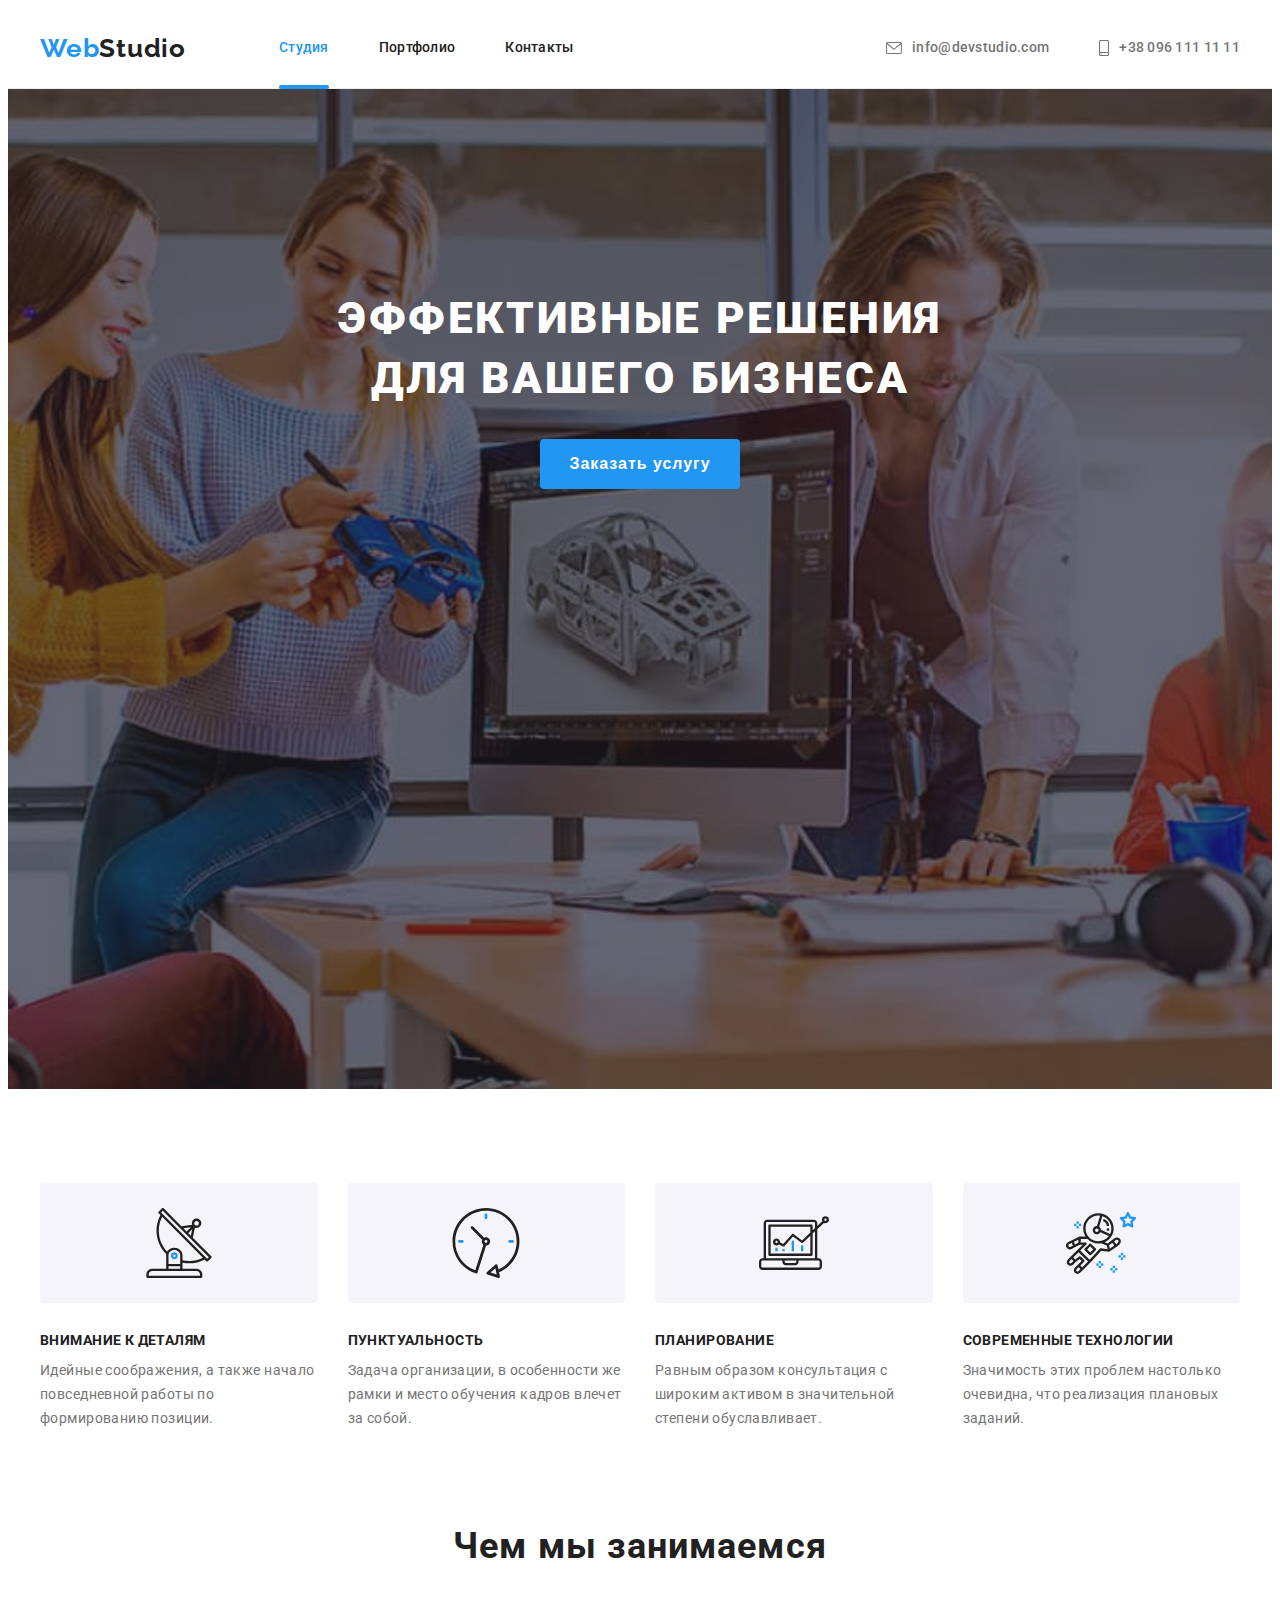
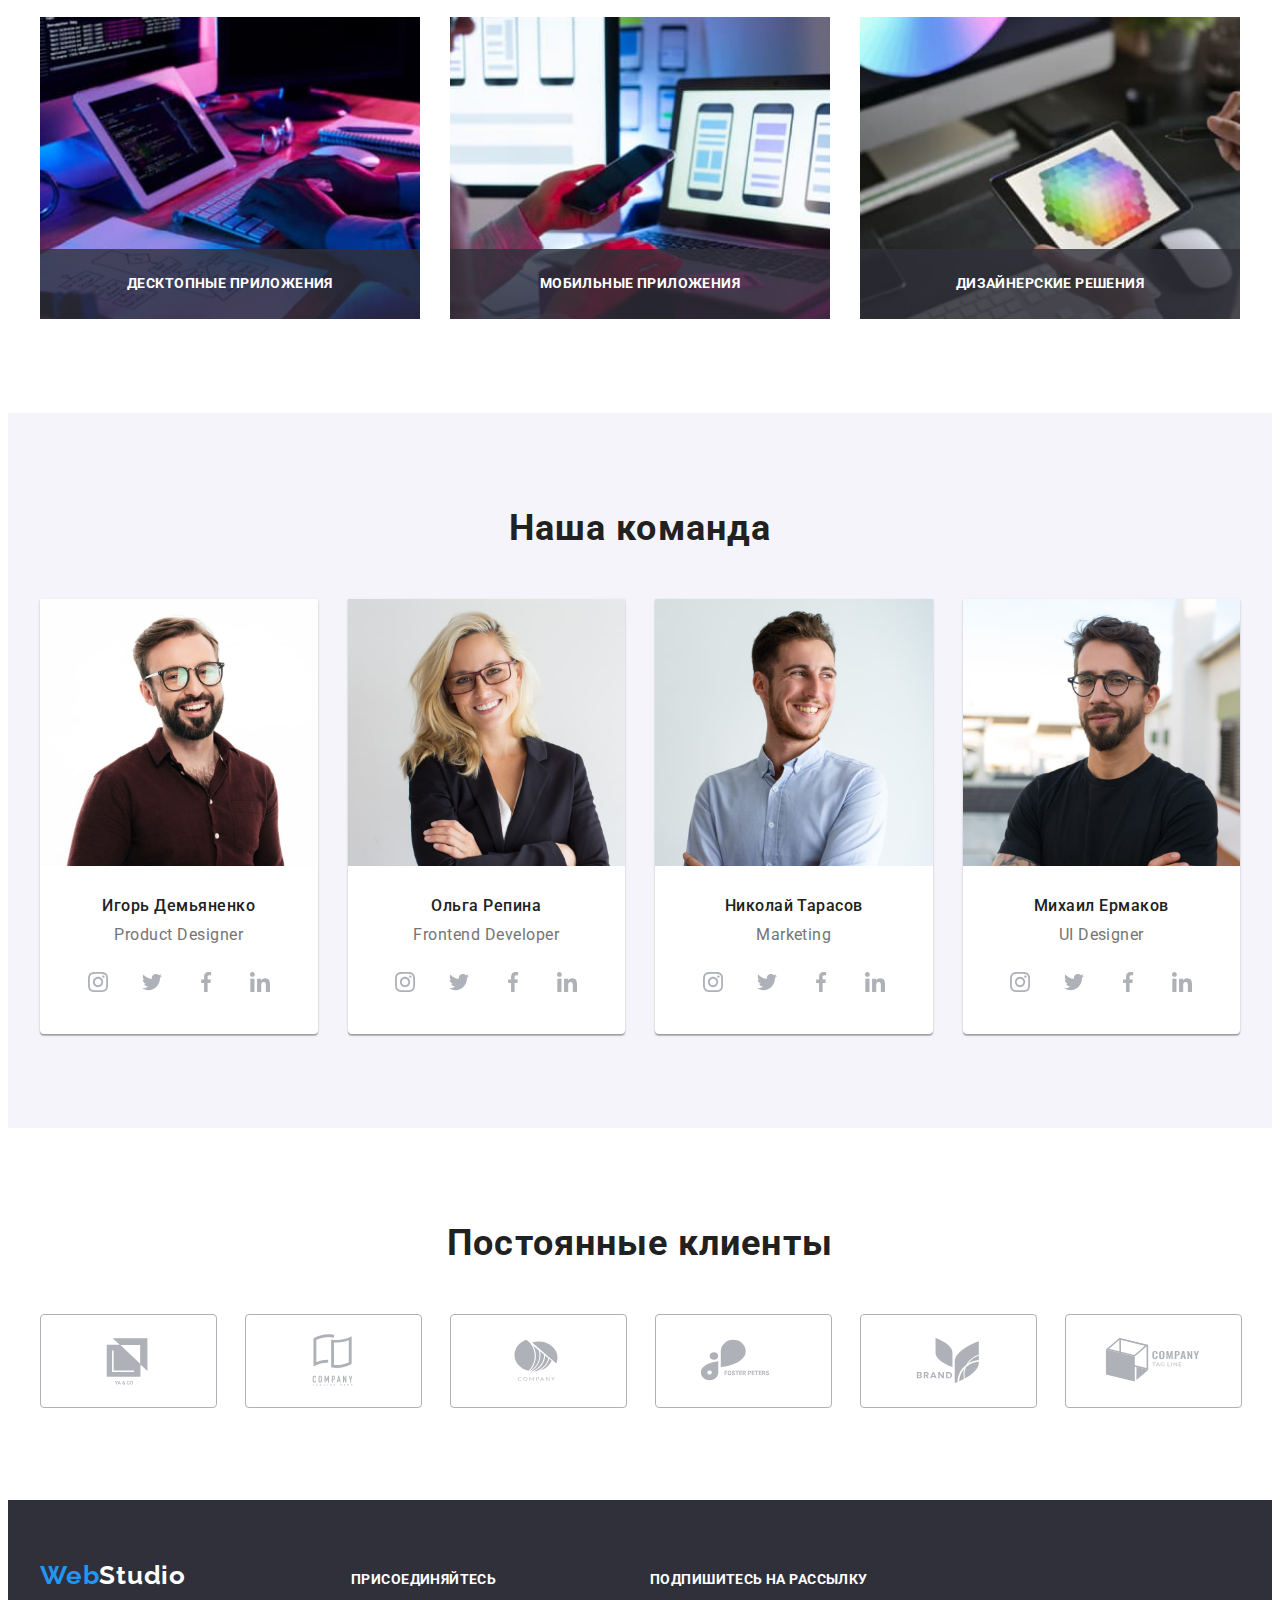
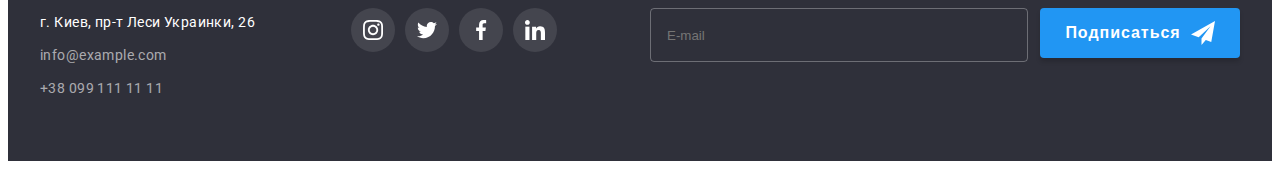
<file: index.html>
<!DOCTYPE html>
<html lang="ru">
  <head>
    <meta charset="UTF-8" />
    <meta http-equiv="X-UA-Compatible" content="IE=edge" />
    <meta name="viewport" content="width=device-width, initial-scale=1.0" />
    <title>WebStudio</title>
    <link rel="preconnect" href="https://fonts.googleapis.com" />
    <link rel="preconnect" href="https://fonts.gstatic.com" crossorigin />
    <link
      href="https://fonts.googleapis.com/css2?family=Raleway:wght@700&family=Roboto:wght@400;500;700;900&display=swap"
      rel="stylesheet"
    />
    <link
      rel="stylesheet"
      href="https://cdnjs.cloudflare.com/ajax/libs/modern-normalize/1.1.0/modern-normalize.min.css"
      integrity="sha512-wpPYUAdjBVSE4KJnH1VR1HeZfpl1ub8YT/NKx4PuQ5NmX2tKuGu6U/JRp5y+Y8XG2tV+wKQpNHVUX03MfMFn9Q=="
      crossorigin="anonymous"
      referrerpolicy="no-referrer"
    />
    <link rel="stylesheet" href="./css/main.min.css" />
    <!-- <link rel="stylesheet" href="./css/styles.css" /> -->
  </head>
  <body>
    <header class="header">
      <div class="container">
        <a class="logo header__logo link" href="./index.html" lang="en"
          >Web<span class="logo__dark">Studio</span></a
        >
        <nav class="nav">
          <ul class="menu list">
            <li class="menu__item">
              <a href="" class="menu__link link current">Студия</a>
            </li>
            <li class="menu__item">
              <a href="./portfolio.html" class="menu__link link">Портфолио</a>
            </li>
            <li class="menu__item">
              <a href="" class="menu__link link">Контакты</a>
            </li>
          </ul>
        </nav>
        <ul class="connect header__connect list">
          <li class="connect__item">
            <a href="mailto:info@devstudio.com" class="connect__link link">
              <svg class="connect__icon" width="16" height="12">
                <use href="./images/icons.svg#icon-envelope"></use>
              </svg>
              info@devstudio.com</a
            >
          </li>
          <li class="connect__item">
            <a href="tel:+380961111111" class="connect__link link"
              ><svg class="connect__icon" width="10" height="16">
                <use href="./images/icons.svg#icon-smartphone"></use></svg
              >+38 096 111 11 11</a
            >
          </li>
        </ul>
        <button type="button" class="menu-open-btn" data-menu-open>
          <svg class="menu-open-icon" width="40" height="40">
            <use href="./images/icons.svg#icon-menu-open"></use>
          </svg>
        </button>
      </div>
      <div class="is-hidden mob-menu" data-menu>
        <button type="button" class="menu-close-btn" data-menu-close>
          <svg class="menu-close-icon" width="40" height="40">
            <use href="./images/icons.svg#icon-menu-close"></use>
          </svg>
        </button>
        <div class="container">
          <ul class="mob-nav list">
            <li class="mob-nav__item">
              <a href="./index.html" class="mob-nav__link mob-current link">Студия</a>
            </li>
            <li class="mob-nav__item">
              <a href="./portfolio.html" class="mob-nav__link link">Портфолио</a>
            </li>
            <li class="mob-nav__item">
              <a href="" class="mob-nav__link link">Контакты</a>
            </li>
          </ul>
          <div class="mob-menu__bottom">
            <ul class="mob-connect list">
              <li class="mob-connect__item">
                <a href="tel:+380961111111" class="mob-connect__tel link">+38 096 111 11 11</a>
              </li>
              <li class="mob-connect__item">
                <a href="mailto:info@devstudio.com" class="mob-connect__email link"
                  >info@devstudio.com</a
                >
              </li>
            </ul>
            <ul class="mob-soc list">
              <li class="mob-soc__item"><a href="" class="mob-soc__link link">Instagram</a></li>
              <li class="mob-soc__item"><a href="" class="mob-soc__link link">Twitter</a></li>
              <li class="mob-soc__item"><a href="" class="mob-soc__link link">Facebook</a></li>
              <li class="mob-soc__item"><a href="" class="mob-soc__link link">LinkedIn</a></li>
            </ul>
          </div>
        </div>
      </div>
    </header>
    <main>
      <section class="hero">
        <div class="container">
          <h1 class="hero__title">Эффективные решения для вашего бизнеса</h1>
          <button type="button" class="hero__btn" data-modal-open>Заказать услугу</button>
        </div>
      </section>
      <section class="benefits section">
        <div class="container">
          <h2 class="benefits__title visually-hidden">Преимущества</h2>
          <ul class="benefits__list list">
            <li class="benefits__item">
              <div class="benefits__wrap">
                <svg class="benefits__icon" width="70" height="70">
                  <use href="./images/icons.svg#icon-benefits-1-antenna"></use>
                </svg>
              </div>
              <h3 class="benefits__subtitle">Внимание к деталям</h3>
              <p class="benefits__text">
                Идейные соображения, а также начало повседневной работы по формированию позиции.
              </p>
            </li>
            <li class="benefits__item">
              <div class="benefits__wrap">
                <svg class="benefits__icon" width="70" height="70">
                  <use href="./images/icons.svg#icon-benefits-2-clock"></use>
                </svg>
              </div>
              <h3 class="benefits__subtitle">Пунктуальность</h3>
              <p class="benefits__text">
                Задача организации, в особенности же рамки и место обучения кадров влечет за собой.
              </p>
            </li>
            <li class="benefits__item">
              <div class="benefits__wrap">
                <svg class="benefits__icon" width="70" height="70">
                  <use href="./images/icons.svg#icon-benefits-3-diagram"></use>
                </svg>
              </div>
              <h3 class="benefits__subtitle">Планирование</h3>
              <p class="benefits__text">
                Равным образом консультация с широким активом в значительной степени обуславливает.
              </p>
            </li>
            <li class="benefits__item">
              <div class="benefits__wrap">
                <svg class="benefits__icon" width="70" height="70">
                  <use href="./images/icons.svg#icon-benefits-4-astronaut"></use>
                </svg>
              </div>
              <h3 class="benefits__subtitle">Современные технологии</h3>
              <p class="benefits__text">
                Значимость этих проблем настолько очевидна, что реализация плановых заданий.
              </p>
            </li>
          </ul>
        </div>
      </section>
      <section class="about section">
        <div class="container">
          <h2 class="about__title section-title">Чем мы занимаемся</h2>
          <ul class="about__list list">
            <li class="about__item">
              <img
                srcset="./images/about/about-img-1-1x.jpg 1x, ./images/about/about-img-1-2x.jpg 2x"
                src="./images/about/about-img-1-1x.jpg"
                alt="Разработка продающих сайтов"
                width="370"
                height="294"
              />
              <h3 class="about__desc">Десктопные приложения</h3>
            </li>
            <li class="about__item">
              <img
                srcset="./images/about/about-img-2-1x.jpg 1x, ./images/about/about-img-2-2x.jpg 2x"
                src="./images/about/about-img-2-1x.jpg"
                alt="Разработка мобильных приложений"
                width="370"
                height="294"
              />
              <h3 class="about__desc">Мобильные приложения</h3>
            </li>
            <li class="about__item">
              <img
                srcset="./images/about/about-img-3-1x.jpg 1x, ./images/about/about-img-3-2x.jpg 2x"
                src="./images/about/about-img-3-1x.jpg"
                alt="Продвижение сайтов"
                width="370"
                height="294"
              />
              <h3 class="about__desc">Дизайнерские решения</h3>
            </li>
          </ul>
        </div>
      </section>
      <section class="team section">
        <div class="container">
          <h2 class="team__title section-title">Наша команда</h2>
          <ul class="team__list list">
            <li class="team__item">
              <picture>
                <source
                  srcset="
                    ./images/team/team-img-desc-1-1x.jpg 1x,
                    ./images/team/team-img-desc-1-2x.jpg 2x
                  "
                  media="(min-width: 1200px)"
                />
                <source
                  srcset="
                    ./images/team/team-img-tab-1-1x.jpg 1x,
                    ./images/team/team-img-tab-1-2x.jpg 2x
                  "
                  media="(min-width: 768px)"
                />
                <source
                  srcset="
                    ./images/team/team-img-mob-1-1x.jpg 1x,
                    ./images/team/team-img-mob-1-2x.jpg 2x
                  "
                  media="(min-width: 320px)"
                />
                <img
                  src="./images/team/team-img-desc-1-1x.jpg"
                  alt="Игорь Демьяненко"
                  width="270"
                  height="260"
                />
              </picture>
              <div class="team__desc">
                <h3 class="team__name">Игорь Демьяненко</h3>
                <p lang="en" class="team__specialty">Product Designer</p>
                <ul class="socials list">
                  <li class="socials__item">
                    <a href="" class="socials__link link">
                      <svg class="socials__icon" width="20" height="20">
                        <use href="./images/icons.svg#icon-instagram"></use></svg
                    ></a>
                  </li>
                  <li class="socials__item">
                    <a href="" class="socials__link link">
                      <svg class="socials__icon" width="20" height="20">
                        <use href="./images/icons.svg#icon-twitter"></use>
                      </svg>
                    </a>
                  </li>
                  <li class="socials__item">
                    <a href="" class="socials__link link">
                      <svg class="socials__icon" width="20" height="20">
                        <use href="./images/icons.svg#icon-facebook"></use>
                      </svg>
                    </a>
                  </li>
                  <li class="socials__item">
                    <a href="" class="socials__link link">
                      <svg class="socials__icon" width="20" height="20">
                        <use href="./images/icons.svg#icon-linkedin"></use>
                      </svg>
                    </a>
                  </li>
                </ul>
              </div>
            </li>
            <li class="team__item">
              <picture>
                <source
                  srcset="
                    ./images/team/team-img-desc-2-1x.jpg 1x,
                    ./images/team/team-img-desc-2-2x.jpg 2x
                  "
                  media="(min-width: 1200px)"
                />
                <source
                  srcset="
                    ./images/team/team-img-tab-2-1x.jpg 1x,
                    ./images/team/team-img-tab-2-2x.jpg 2x
                  "
                  media="(min-width: 768px)"
                />
                <source
                  srcset="
                    ./images/team/team-img-mob-2-1x.jpg 1x,
                    ./images/team/team-img-mob-2-2x.jpg 2x
                  "
                  media="(min-width: 320px)"
                />
                <img
                  src="./images/team/team-img-desc-2-1x.jpg"
                  alt="Ольга Репина"
                  width="270"
                  height="260"
                />
              </picture>
              <div class="team__desc">
                <h3 class="team__name">Ольга Репина</h3>
                <p lang="en" class="team__specialty">Frontend Developer</p>
                <ul class="socials list">
                  <li class="socials__item">
                    <a href="" class="socials__link link">
                      <svg class="socials__icon" width="20" height="20">
                        <use href="./images/icons.svg#icon-instagram"></use></svg
                    ></a>
                  </li>
                  <li class="socials__item">
                    <a href="" class="socials__link link">
                      <svg class="socials__icon" width="20" height="20">
                        <use href="./images/icons.svg#icon-twitter"></use>
                      </svg>
                    </a>
                  </li>
                  <li class="socials__item">
                    <a href="" class="socials__link link">
                      <svg class="socials__icon" width="20" height="20">
                        <use href="./images/icons.svg#icon-facebook"></use>
                      </svg>
                    </a>
                  </li>
                  <li class="socials__item">
                    <a href="" class="socials__link link">
                      <svg class="socials__icon" width="20" height="20">
                        <use href="./images/icons.svg#icon-linkedin"></use>
                      </svg>
                    </a>
                  </li>
                </ul>
              </div>
            </li>
            <li class="team__item">
              <picture>
                <source
                  srcset="
                    ./images/team/team-img-desc-3-1x.jpg 1x,
                    ./images/team/team-img-desc-3-2x.jpg 2x
                  "
                  media="(min-width: 1200px)"
                />
                <source
                  srcset="
                    ./images/team/team-img-tab-3-1x.jpg 1x,
                    ./images/team/team-img-tab-3-2x.jpg 2x
                  "
                  media="(min-width: 768px)"
                />
                <source
                  srcset="
                    ./images/team/team-img-mob-3-1x.jpg 1x,
                    ./images/team/team-img-mob-3-2x.jpg 2x
                  "
                  media="(min-width: 320px)"
                />
                <img
                  src="./images/team/team-img-desc-3-1x.jpg"
                  alt="Николай Тарасов"
                  width="270"
                  height="260"
                />
              </picture>
              <div class="team__desc">
                <h3 class="team__name">Николай Тарасов</h3>
                <p lang="en" class="team__specialty">Marketing</p>
                <ul class="socials list">
                  <li class="socials__item">
                    <a href="" class="socials__link link">
                      <svg class="socials__icon" width="20" height="20">
                        <use href="./images/icons.svg#icon-instagram"></use></svg
                    ></a>
                  </li>
                  <li class="socials__item">
                    <a href="" class="socials__link link">
                      <svg class="socials__icon" width="20" height="20">
                        <use href="./images/icons.svg#icon-twitter"></use>
                      </svg>
                    </a>
                  </li>
                  <li class="socials__item">
                    <a href="" class="socials__link link">
                      <svg class="socials__icon" width="20" height="20">
                        <use href="./images/icons.svg#icon-facebook"></use>
                      </svg>
                    </a>
                  </li>
                  <li class="socials__item">
                    <a href="" class="socials__link link">
                      <svg class="socials__icon" width="20" height="20">
                        <use href="./images/icons.svg#icon-linkedin"></use>
                      </svg>
                    </a>
                  </li>
                </ul>
              </div>
            </li>
            <li class="team__item">
              <picture>
                <source
                  srcset="
                    ./images/team/team-img-desc-4-1x.jpg 1x,
                    ./images/team/team-img-desc-4-2x.jpg 2x
                  "
                  media="(min-width: 1200px)"
                />
                <source
                  srcset="
                    ./images/team/team-img-tab-4-1x.jpg 1x,
                    ./images/team/team-img-tab-4-2x.jpg 2x
                  "
                  media="(min-width: 768px)"
                />
                <source
                  srcset="
                    ./images/team/team-img-mob-4-1x.jpg 1x,
                    ./images/team/team-img-mob-4-2x.jpg 2x
                  "
                  media="(min-width: 320px)"
                />
                <img
                  src="./images/team/team-img-desc-4-1x.jpg"
                  alt="Михаил Ермаков"
                  width="270"
                  height="260"
                />
              </picture>
              <div class="team__desc">
                <h3 class="team__name">Михаил Ермаков</h3>
                <p lang="en" class="team__specialty">UI Designer</p>
                <ul class="socials list">
                  <li class="socials__item">
                    <a href="" class="socials__link link">
                      <svg class="socials__icon" width="20" height="20">
                        <use href="./images/icons.svg#icon-instagram"></use></svg
                    ></a>
                  </li>
                  <li class="socials__item">
                    <a href="" class="socials__link link">
                      <svg class="socials__icon" width="20" height="20">
                        <use href="./images/icons.svg#icon-twitter"></use>
                      </svg>
                    </a>
                  </li>
                  <li class="socials__item">
                    <a href="" class="socials__link link">
                      <svg class="socials__icon" width="20" height="20">
                        <use href="./images/icons.svg#icon-facebook"></use>
                      </svg>
                    </a>
                  </li>
                  <li class="socials__item">
                    <a href="" class="socials__link link">
                      <svg class="socials__icon" width="20" height="20">
                        <use href="./images/icons.svg#icon-linkedin"></use>
                      </svg>
                    </a>
                  </li>
                </ul>
              </div>
            </li>
          </ul>
        </div>
      </section>
      <section class="clients section">
        <div class="container">
          <h2 class="clients__title section-title">Постоянные клиенты</h2>
          <ul class="clients__list list">
            <li class="clients__item">
              <a href="" class="clients__link"
                ><svg class="clients__icon" width="106" height="60">
                  <use href="./images/icons.svg#icon-clients-logo-1"></use></svg
              ></a>
            </li>
            <li class="clients__item">
              <a href="" class="clients__link"
                ><svg class="clients__icon" width="106" height="60">
                  <use href="./images/icons.svg#icon-clients-logo-2"></use></svg
              ></a>
            </li>
            <li class="clients__item">
              <a href="" class="clients__link"
                ><svg class="clients__icon" width="106" height="60">
                  <use href="./images/icons.svg#icon-clients-logo-3"></use></svg
              ></a>
            </li>
            <li class="clients__item">
              <a href="" class="clients__link"
                ><svg class="clients__icon" width="106" height="60">
                  <use href="./images/icons.svg#icon-clients-logo-4"></use></svg
              ></a>
            </li>
            <li class="clients__item">
              <a href="" class="clients__link"
                ><svg class="clients__icon" width="106" height="60">
                  <use href="./images/icons.svg#icon-clients-logo-5"></use></svg
              ></a>
            </li>
            <li class="clients__item">
              <a href="" class="clients__link"
                ><svg class="clients__icon" width="106" height="60">
                  <use href="./images/icons.svg#icon-clients-logo-6"></use></svg
              ></a>
            </li>
          </ul>
        </div>
      </section>
    </main>
    <footer class="footer">
      <div class="container footer__container">
        <div class="footer__contacts-wrap">
          <a href="./index.html" class="logo link">Web<span class="logo__white">Studio</span></a>
          <address class="contacts footer__contacts">
            <ul class="contacts__list list">
              <li class="contacts__item">
                <a
                  href="https://www.google.com/maps/d/viewer?mid=10uSM3H-mIU3GznYo2szRIEphczw&hl=en_US&ll=50.42732700000001%2C30.538092&z=17"
                  target="_blank"
                  rel="noopener noreferrer nofollow"
                  class="contacts__link link adress"
                  >г. Киев, пр-т Леси Украинки, 26</a
                >
              </li>
              <li class="contacts__item">
                <a href="mailto:info@example.com" class="contacts__link link">info@example.com</a>
              </li>
              <li class="contacts__item">
                <a href="tel:+380991111111" class="contacts__link link">+38 099 111 11 11</a>
              </li>
            </ul>
          </address>
        </div>
        <div class="footer__join">
          <p class="footer__join-text">Присоединяйтесь</p>
          <ul class="footer-soc-list socials list">
            <li class="socials__item">
              <a href="" class="socials__link footer__link link">
                <svg class="socials__icon footer__icon" width="20" height="20">
                  <use href="./images/icons.svg#icon-instagram"></use>
                </svg>
              </a>
            </li>
            <li class="socials__item">
              <a href="" class="socials__link footer__link link">
                <svg class="socials__icon footer__icon" width="20" height="20">
                  <use href="./images/icons.svg#icon-twitter"></use>
                </svg>
              </a>
            </li>
            <li class="socials__item">
              <a href="" class="socials__link footer__link link">
                <svg class="socials__icon footer__icon" width="20" height="20">
                  <use href="./images/icons.svg#icon-facebook"></use>
                </svg>
              </a>
            </li>
            <li class="socials__item">
              <a href="" class="socials__link footer__link link">
                <svg class="socials__icon footer__icon" width="20" height="20">
                  <use href="./images/icons.svg#icon-linkedin"></use>
                </svg>
              </a>
            </li>
          </ul>
        </div>
        <form class="subscribe footer__subscribe">
          <p class="subscribe__text">Подпишитесь на рассылку</p>
          <div class="subscribe__wrap">
            <input
              type="email"
              name="footer-signup-email"
              placeholder="E-mail"
              class="subscribe__input"
            />
            <button type="submit" class="subscribe__btn btn">
              Подписаться
              <svg class="subscribe__icon" width="24" height="24">
                <use href="./images/icons.svg#icon-icon-send"></use>
              </svg>
            </button>
          </div>
        </form>
      </div>
    </footer>
    <div class="backdrop is-hidden" data-modal>
      <div class="modal">
        <button type="button" class="modal-close-btn" data-modal-close>
          <svg class="modal-close-icon" width="18" height="18">
            <use href="./images/icons.svg#icon-close-black"></use>
          </svg>
        </button>
        <p class="modal-title">Оставьте свои данные, мы вам перезвоним</p>
        <form>
          <div class="modal-field">
            <label for="modal-input-name" class="modal-label">Имя</label>
            <div class="input-wrap">
              <input
                type="text"
                class="modal-input"
                name="modal-input-name"
                id="modal-input-name"
              />
              <svg class="modal-icon" height="18" width="18">
                <use href="./images/icons.svg#icon-person"></use>
              </svg>
            </div>
          </div>
          <div class="modal-field">
            <label for="modal-input-tel" class="modal-label">Телефон</label>
            <div class="input-wrap">
              <input type="tel" class="modal-input" name="modal-input-tel" id="modal-input-tel" />
              <svg class="modal-icon" height="18" width="18">
                <use href="./images/icons.svg#icon-phone"></use>
              </svg>
            </div>
          </div>
          <div class="modal-field">
            <label for="modal-input-email" class="modal-label">Почта</label>
            <div class="input-wrap">
              <input
                type="tel"
                class="modal-input"
                name="modal-input-email"
                id="modal-input-email"
              />
              <svg class="modal-icon" height="18" width="18">
                <use href="./images/icons.svg#icon-email"></use>
              </svg>
            </div>
          </div>
          <div class="modal-comment">
            <label for="modal-input-comment" class="modal-label">Комментарий</label>
            <textarea
              name="modal-input-comment"
              id="modal-input-comment"
              class="modal-textarea modal-input"
              placeholder="Введите текст"
            ></textarea>
          </div>
          <div class="modal-checkbox">
            <input
              type="checkbox"
              name="modal-privacy"
              id="modal-privacy"
              class="modal-input-check visually-hidden"
            />
            <label for="modal-privacy" class="modal-check-text">
              <span>
                <svg class="check-icon" width="11" height="8">
                  <use href="./images/icons.svg#icon-check"></use>
                </svg> </span
              >Соглашаюсь с рассылкой и принимаю&nbsp;<a href="">Условия договора</a></label
            >
          </div>
          <button type="submit" class="modal-btn btn">Отправить</button>
        </form>
      </div>
    </div>
    <script src="./js/modal.js"></script>
    <script src="./js/menu.js"></script>
  </body>
</html>
</file>
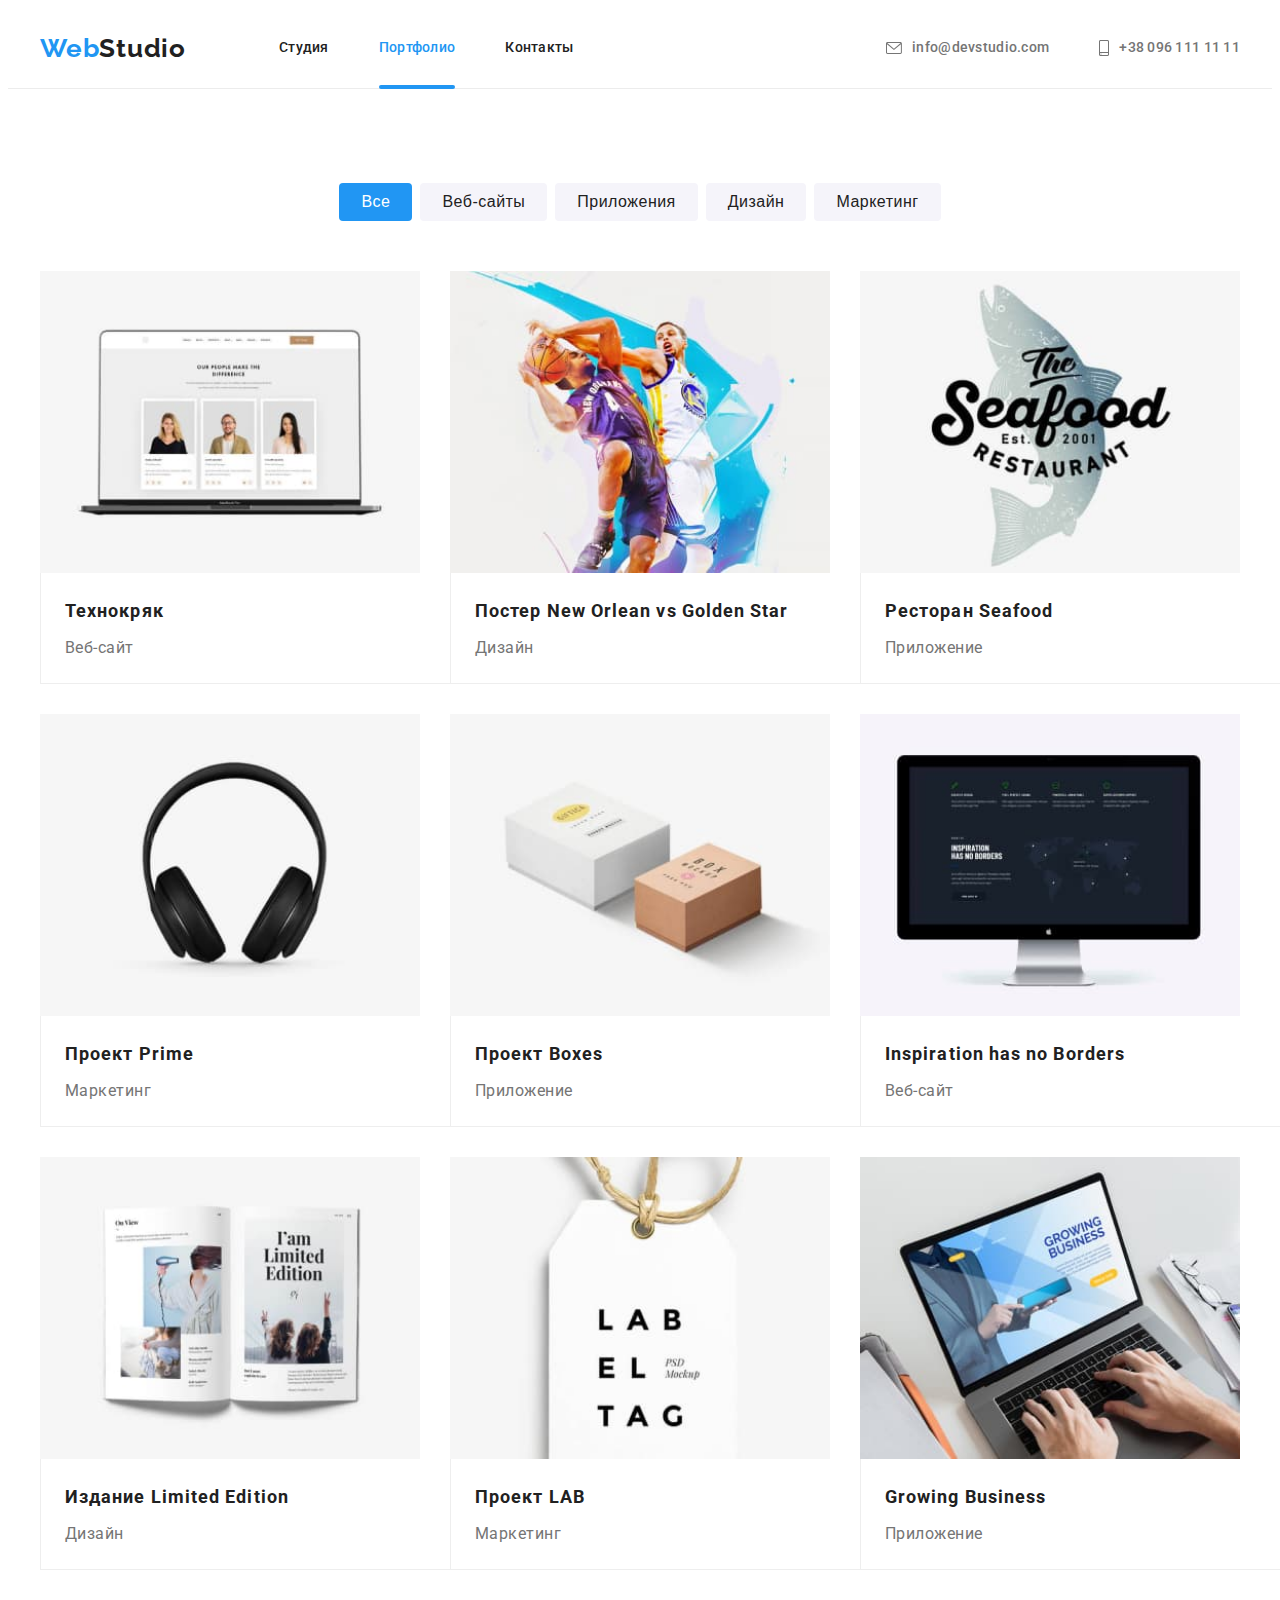
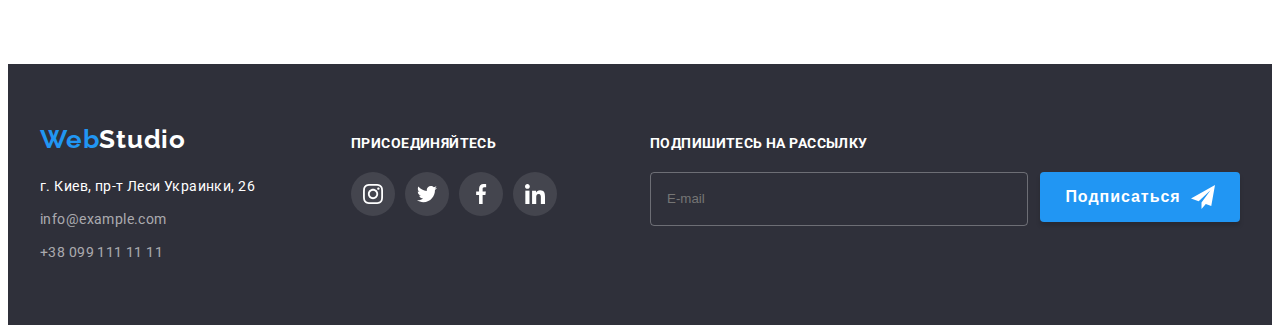
<file: portfolio.html>
<!DOCTYPE html>
<html lang="ru">
  <head>
    <meta charset="UTF-8" />
    <meta http-equiv="X-UA-Compatible" content="IE=edge" />
    <meta name="viewport" content="width=device-width, initial-scale=1.0" />
    <title>Portfolio</title>
    <link rel="preconnect" href="https://fonts.googleapis.com" />
    <link rel="preconnect" href="https://fonts.gstatic.com" crossorigin />
    <link
      href="https://fonts.googleapis.com/css2?family=Raleway:wght@700&family=Roboto:wght@400;500;700;900&display=swap"
      rel="stylesheet"
    />
    <link
      rel="stylesheet"
      href="https://cdnjs.cloudflare.com/ajax/libs/modern-normalize/1.1.0/modern-normalize.min.css"
      integrity="sha512-wpPYUAdjBVSE4KJnH1VR1HeZfpl1ub8YT/NKx4PuQ5NmX2tKuGu6U/JRp5y+Y8XG2tV+wKQpNHVUX03MfMFn9Q=="
      crossorigin="anonymous"
      referrerpolicy="no-referrer"
    />
    <link rel="stylesheet" href="./css/main.min.css" />
    <link rel="stylesheet" href="./css/styles.css" />
  </head>
  <body>
    <header class="header">
      <div class="container">
        <a class="logo header__logo link" href="./index.html" lang="en"
          >Web<span class="logo__dark">Studio</span></a
        >
        <nav class="nav">
          <ul class="menu list">
            <li class="menu__item">
              <a href="./index.html" class="menu__link link">Студия</a>
            </li>
            <li class="menu__item">
              <a href="./portfolio.html" class="menu__link link current">Портфолио</a>
            </li>
            <li class="menu__item">
              <a href="" class="menu__link link">Контакты</a>
            </li>
          </ul>
        </nav>
        <ul class="connect header__connect list">
          <li class="connect__item">
            <a href="mailto:info@devstudio.com" class="connect__link link">
              <svg class="connect__icon" width="16" height="12">
                <use href="./images/icons.svg#icon-envelope"></use>
              </svg>
              info@devstudio.com</a
            >
          </li>
          <li class="connect__item">
            <a href="tel:+380961111111" class="connect__link link"
              ><svg class="connect__icon" width="10" height="16">
                <use href="./images/icons.svg#icon-smartphone"></use></svg
              >+38 096 111 11 11</a
            >
          </li>
        </ul>
        <button type="button" class="menu-open-btn" data-menu-open>
          <svg class="menu-open-icon" width="40" height="40">
            <use href="./images/icons.svg#icon-menu-open"></use>
          </svg>
        </button>
      </div>
      <div class="is-hidden mob-menu" data-menu>
        <button type="button" class="menu-close-btn" data-menu-close>
          <svg class="menu-close-icon" width="40" height="40">
            <use href="./images/icons.svg#icon-menu-close"></use>
          </svg>
        </button>
        <div class="container">
          <ul class="mob-nav list">
            <li class="mob-nav__item">
              <a href="./index.html" class="mob-nav__link link">Студия</a>
            </li>
            <li class="mob-nav__item">
              <a href="./portfolio.html" class="mob-nav__link mob-current link">Портфолио</a>
            </li>
            <li class="mob-nav__item">
              <a href="" class="mob-nav__link link">Контакты</a>
            </li>
          </ul>
          <div class="mob-menu__bottom">
            <ul class="mob-connect list">
              <li class="mob-connect__item">
                <a href="tel:+380961111111" class="mob-connect__tel link">+38 096 111 11 11</a>
              </li>
              <li class="mob-connect__item">
                <a href="mailto:info@devstudio.com" class="mob-connect__email link"
                  >info@devstudio.com</a
                >
              </li>
            </ul>
            <ul class="mob-soc list">
              <li class="mob-soc__item"><a href="" class="mob-soc__link link">Instagram</a></li>
              <li class="mob-soc__item"><a href="" class="mob-soc__link link">Twitter</a></li>
              <li class="mob-soc__item"><a href="" class="mob-soc__link link">Facebook</a></li>
              <li class="mob-soc__item"><a href="" class="mob-soc__link link">LinkedIn</a></li>
            </ul>
          </div>
        </div>
      </div>
    </header>
    <main>
      <section class="projects section">
        <div class="container">
          <h1 class="visually-hidden">Портфолио</h1>
          <ul class="projects-filter list">
            <li class="projects-filter-item">
              <button type="button" class="projects-filter-btn btn-curent">Все</button>
            </li>
            <li class="projects-filter-item">
              <button type="button" class="projects-filter-btn">Веб-сайты</button>
            </li>
            <li class="projects-filter-item">
              <button type="button" class="projects-filter-btn">Приложения</button>
            </li>
            <li class="projects-filter-item">
              <button type="button" class="projects-filter-btn">Дизайн</button>
            </li>
            <li class="projects-filter-item">
              <button type="button" class="projects-filter-btn">Маркетинг</button>
            </li>
          </ul>
          <ul class="projects-examples-list list">
            <li class="projects-examples-item">
              <a href="" class="projects-examples-link link">
                <div class="projects-examples-thumb">
                  <picture>
                    <source
                      srcset="
                        ./images/portfolio/portfolio-img-desc-1-1x.jpg 1x,
                        ./images/portfolio/portfolio-img-desc-1-2x.jpg 2x
                      "
                      media="(min-width: 1200px)"
                    />
                    <source
                      srcset="
                        ./images/portfolio/portfolio-img-tab-1-1x.jpg 1x,
                        ./images/portfolio/portfolio-img-tab-1-2x.jpg 2x
                      "
                      media="(min-width: 768px)"
                    />
                    <source
                      srcset="
                        ./images/portfolio/portfolio-img-mob-1-1x.jpg 1x,
                        ./images/portfolio/portfolio-img-mob-1-2x.jpg 2x
                      "
                      media="(min-width: 320px)"
                    />
                    <img
                      src="./images/portfolio/portfolio-img-desc-1-1x.jpg"
                      alt="Монитор с изображением сайта"
                      width="370"
                      height="294"
                    />
                  </picture>
                  <p class="projects-examples-overtext">
                    Ресурс предлагает комплексные предложения с разным уровнем функционала и
                    сервисов. Все это позволит посетителю получить исчерпывающие сведения о компании
                    или частном лице.
                  </p>
                </div>
                <div class="projects-examples-desc">
                  <h2 class="projects-examples-title">Технокряк</h2>
                  <p class="projects-examples-text">Веб-сайт</p>
                </div>
              </a>
            </li>
            <li class="projects-examples-item">
              <a href="" class="projects-examples-link link">
                <div class="projects-examples-thumb">
                  <picture>
                    <source
                      srcset="
                        ./images/portfolio/portfolio-img-desc-2-1x.jpg 1x,
                        ./images/portfolio/portfolio-img-desc-2-2x.jpg 2x
                      "
                      media="(min-width: 1200px)"
                    />
                    <source
                      srcset="
                        ./images/portfolio/portfolio-img-tab-2-1x.jpg 1x,
                        ./images/portfolio/portfolio-img-tab-2-2x.jpg 2x
                      "
                      media="(min-width: 768px)"
                    />
                    <source
                      srcset="
                        ./images/portfolio/portfolio-img-mob-2-1x.jpg 1x,
                        ./images/portfolio/portfolio-img-mob-2-2x.jpg 2x
                      "
                      media="(min-width: 320px)"
                    />
                    <img
                      src="./images/portfolio/portfolio-img-desc-2-1x.jpg"
                      alt="Два баскетболиста с мячом"
                      width="370"
                      height="294"
                    />
                  </picture>
                  <p class="projects-examples-overtext">
                    Ресурс предлагает комплексные предложения с разным уровнем функционала и
                    сервисов. Все это позволит посетителю получить исчерпывающие сведения о компании
                    или частном лице.
                  </p>
                </div>
                <div class="projects-examples-desc">
                  <h2 class="projects-examples-title">Постер New Orlean vs Golden Star</h2>
                  <p class="projects-examples-text">Дизайн</p>
                </div>
              </a>
            </li>
            <li class="projects-examples-item">
              <a href="" class="projects-examples-link link">
                <div class="projects-examples-thumb">
                  <picture>
                    <source
                      srcset="
                        ./images/portfolio/portfolio-img-desc-3-1x.jpg 1x,
                        ./images/portfolio/portfolio-img-desc-3-2x.jpg 2x
                      "
                      media="(min-width: 1200px)"
                    />
                    <source
                      srcset="
                        ./images/portfolio/portfolio-img-tab-3-1x.jpg 1x,
                        ./images/portfolio/portfolio-img-tab-3-2x.jpg 2x
                      "
                      media="(min-width: 768px)"
                    />
                    <source
                      srcset="
                        ./images/portfolio/portfolio-img-mob-3-1x.jpg 1x,
                        ./images/portfolio/portfolio-img-mob-3-2x.jpg 2x
                      "
                      media="(min-width: 320px)"
                    />
                    <img
                      src="./images/portfolio/portfolio-img-desc-3-1x.jpg"
                      alt="Логотип рыбного ресторана"
                      width="370"
                      height="294"
                    />
                  </picture>
                  <p class="projects-examples-overtext">
                    Ресурс предлагает комплексные предложения с разным уровнем функционала и
                    сервисов. Все это позволит посетителю получить исчерпывающие сведения о компании
                    или частном лице.
                  </p>
                </div>
                <div class="projects-examples-desc">
                  <h2 class="projects-examples-title">Ресторан Seafood</h2>
                  <p class="projects-examples-text">Приложение</p>
                </div>
              </a>
            </li>
            <li class="projects-examples-item">
              <a href="" class="projects-examples-link link">
                <div class="projects-examples-thumb">
                  <picture>
                    <source
                      srcset="
                        ./images/portfolio/portfolio-img-desc-4-1x.jpg 1x,
                        ./images/portfolio/portfolio-img-desc-4-2x.jpg 2x
                      "
                      media="(min-width: 1200px)"
                    />
                    <source
                      srcset="
                        ./images/portfolio/portfolio-img-tab-4-1x.jpg 1x,
                        ./images/portfolio/portfolio-img-tab-4-2x.jpg 2x
                      "
                      media="(min-width: 768px)"
                    />
                    <source
                      srcset="
                        ./images/portfolio/portfolio-img-mob-4-1x.jpg 1x,
                        ./images/portfolio/portfolio-img-mob-4-2x.jpg 2x
                      "
                      media="(min-width: 320px)"
                    />
                    <img
                      src="./images/portfolio/portfolio-img-desc-4-1x.jpg"
                      alt="Наушники"
                      width="370"
                      height="294"
                    />
                  </picture>
                  <p class="projects-examples-overtext">
                    Ресурс предлагает комплексные предложения с разным уровнем функционала и
                    сервисов. Все это позволит посетителю получить исчерпывающие сведения о компании
                    или частном лице.
                  </p>
                </div>
                <div class="projects-examples-desc">
                  <h2 class="projects-examples-title">Проект Prime</h2>
                  <p class="projects-examples-text">Маркетинг</p>
                </div>
              </a>
            </li>
            <li class="projects-examples-item">
              <a href="" class="projects-examples-link link">
                <div class="projects-examples-thumb">
                  <picture>
                    <source
                      srcset="
                        ./images/portfolio/portfolio-img-desc-5-1x.jpg 1x,
                        ./images/portfolio/portfolio-img-desc-5-2x.jpg 2x
                      "
                      media="(min-width: 1200px)"
                    />
                    <source
                      srcset="
                        ./images/portfolio/portfolio-img-tab-5-1x.jpg 1x,
                        ./images/portfolio/portfolio-img-tab-5-2x.jpg 2x
                      "
                      media="(min-width: 768px)"
                    />
                    <source
                      srcset="
                        ./images/portfolio/portfolio-img-mob-5-1x.jpg 1x,
                        ./images/portfolio/portfolio-img-mob-5-2x.jpg 2x
                      "
                      media="(min-width: 320px)"
                    />
                    <img
                      src="./images/portfolio/portfolio-img-desc-5-1x.jpg"
                      alt="Две коробки"
                      width="370"
                      height="294"
                    />
                  </picture>
                  <p class="projects-examples-overtext">
                    Ресурс предлагает комплексные предложения с разным уровнем функционала и
                    сервисов. Все это позволит посетителю получить исчерпывающие сведения о компании
                    или частном лице.
                  </p>
                </div>
                <div class="projects-examples-desc">
                  <h2 class="projects-examples-title">Проект Boxes</h2>
                  <p class="projects-examples-text">Приложение</p>
                </div>
              </a>
            </li>
            <li class="projects-examples-item">
              <a href="" class="projects-examples-link link">
                <div class="projects-examples-thumb">
                  <picture>
                    <source
                      srcset="
                        ./images/portfolio/portfolio-img-desc-6-1x.jpg 1x,
                        ./images/portfolio/portfolio-img-desc-6-2x.jpg 2x
                      "
                      media="(min-width: 1200px)"
                    />
                    <source
                      srcset="
                        ./images/portfolio/portfolio-img-tab-6-1x.jpg 1x,
                        ./images/portfolio/portfolio-img-tab-6-2x.jpg 2x
                      "
                      media="(min-width: 768px)"
                    />
                    <source
                      srcset="
                        ./images/portfolio/portfolio-img-mob-6-1x.jpg 1x,
                        ./images/portfolio/portfolio-img-mob-6-2x.jpg 2x
                      "
                      media="(min-width: 320px)"
                    />
                    <img
                      src="./images/portfolio/portfolio-img-desc-6-1x.jpg"
                      alt="Монитор компьютера"
                      width="370"
                      height="294"
                    />
                  </picture>
                  <p class="projects-examples-overtext">
                    Ресурс предлагает комплексные предложения с разным уровнем функционала и
                    сервисов. Все это позволит посетителю получить исчерпывающие сведения о компании
                    или частном лице.
                  </p>
                </div>
                <div class="projects-examples-desc">
                  <h2 class="projects-examples-title">Inspiration has no Borders</h2>
                  <p class="projects-examples-text">Веб-сайт</p>
                </div>
              </a>
            </li>
            <li class="projects-examples-item">
              <a href="" class="projects-examples-link link">
                <div class="projects-examples-thumb">
                  <picture>
                    <source
                      srcset="
                        ./images/portfolio/portfolio-img-desc-7-1x.jpg 1x,
                        ./images/portfolio/portfolio-img-desc-7-2x.jpg 2x
                      "
                      media="(min-width: 1200px)"
                    />
                    <source
                      srcset="
                        ./images/portfolio/portfolio-img-tab-7-1x.jpg 1x,
                        ./images/portfolio/portfolio-img-tab-7-2x.jpg 2x
                      "
                      media="(min-width: 768px)"
                    />
                    <source
                      srcset="
                        ./images/portfolio/portfolio-img-mob-7-1x.jpg 1x,
                        ./images/portfolio/portfolio-img-mob-7-2x.jpg 2x
                      "
                      media="(min-width: 320px)"
                    />
                    <img
                      src="./images/portfolio/portfolio-img-desc-7-1x.jpg"
                      alt="Развернутый
                    журнал"
                      width="370"
                      height="294"
                    />
                  </picture>
                  <p class="projects-examples-overtext">
                    Ресурс предлагает комплексные предложения с разным уровнем функционала и
                    сервисов. Все это позволит посетителю получить исчерпывающие сведения о компании
                    или частном лице.
                  </p>
                </div>
                <div class="projects-examples-desc">
                  <h2 class="projects-examples-title">Издание Limited Edition</h2>
                  <p class="projects-examples-text">Дизайн</p>
                </div>
              </a>
            </li>
            <li class="projects-examples-item">
              <a href="" class="projects-examples-link link">
                <div class="projects-examples-thumb">
                  <picture>
                    <source
                      srcset="
                        ./images/portfolio/portfolio-img-desc-8-1x.jpg 1x,
                        ./images/portfolio/portfolio-img-desc-8-2x.jpg 2x
                      "
                      media="(min-width: 1200px)"
                    />
                    <source
                      srcset="
                        ./images/portfolio/portfolio-img-tab-8-1x.jpg 1x,
                        ./images/portfolio/portfolio-img-tab-8-2x.jpg 2x
                      "
                      media="(min-width: 768px)"
                    />
                    <source
                      srcset="
                        ./images/portfolio/portfolio-img-mob-8-1x.jpg 1x,
                        ./images/portfolio/portfolio-img-mob-8-2x.jpg 2x
                      "
                      media="(min-width: 320px)"
                    />
                    <img
                      src="./images/portfolio/portfolio-img-desc-8-1x.jpg"
                      alt="Бирка"
                      width="370"
                      height="294"
                    />
                  </picture>
                  <p class="projects-examples-overtext">
                    Ресурс предлагает комплексные предложения с разным уровнем функционала и
                    сервисов. Все это позволит посетителю получить исчерпывающие сведения о компании
                    или частном лице.
                  </p>
                </div>
                <div class="projects-examples-desc">
                  <h2 class="projects-examples-title">Проект LAB</h2>
                  <p class="projects-examples-text">Маркетинг</p>
                </div>
              </a>
            </li>
            <li class="projects-examples-item">
              <a href="" class="projects-examples-link link">
                <div class="projects-examples-thumb">
                  <picture>
                    <source
                      srcset="
                        ./images/portfolio/portfolio-img-desc-9-1x.jpg 1x,
                        ./images/portfolio/portfolio-img-desc-9-2x.jpg 2x
                      "
                      media="(min-width: 1200px)"
                    />
                    <source
                      srcset="
                        ./images/portfolio/portfolio-img-tab-9-1x.jpg 1x,
                        ./images/portfolio/portfolio-img-tab-9-2x.jpg 2x
                      "
                      media="(min-width: 768px)"
                    />
                    <source
                      srcset="
                        ./images/portfolio/portfolio-img-mob-9-1x.jpg 1x,
                        ./images/portfolio/portfolio-img-mob-9-2x.jpg 2x
                      "
                      media="(min-width: 320px)"
                    />
                    <img
                      src="./images/portfolio/portfolio-img-desc-9-1x.jpg"
                      alt="Открытый лэптоп"
                      width="370"
                      height="294"
                    />
                  </picture>
                  <p class="projects-examples-overtext">
                    Ресурс предлагает комплексные предложения с разным уровнем функционала и
                    сервисов. Все это позволит посетителю получить исчерпывающие сведения о компании
                    или частном лице.
                  </p>
                </div>
                <div class="projects-examples-desc">
                  <h2 class="projects-examples-title">Growing Business</h2>
                  <p class="projects-examples-text">Приложение</p>
                </div>
              </a>
            </li>
          </ul>
        </div>
      </section>
    </main>
    <footer class="footer">
      <div class="container footer__container">
        <div class="footer__contacts-wrap">
          <a href="./index.html" class="logo link">Web<span class="logo__white">Studio</span></a>
          <address class="contacts footer__contacts">
            <ul class="contacts__list list">
              <li class="contacts__item">
                <a
                  href="https://www.google.com/maps/d/viewer?mid=10uSM3H-mIU3GznYo2szRIEphczw&hl=en_US&ll=50.42732700000001%2C30.538092&z=17"
                  target="_blank"
                  rel="noopener noreferrer nofollow"
                  class="contacts__link link adress"
                  >г. Киев, пр-т Леси Украинки, 26</a
                >
              </li>
              <li class="contacts__item">
                <a href="mailto:info@example.com" class="contacts__link link">info@example.com</a>
              </li>
              <li class="contacts__item">
                <a href="tel:+380991111111" class="contacts__link link">+38 099 111 11 11</a>
              </li>
            </ul>
          </address>
        </div>
        <div class="footer__join">
          <p class="footer__join-text">Присоединяйтесь</p>
          <ul class="footer-soc-list socials list">
            <li class="socials__item">
              <a href="" class="socials__link footer__link link">
                <svg class="socials__icon footer__icon" width="20" height="20">
                  <use href="./images/icons.svg#icon-instagram"></use>
                </svg>
              </a>
            </li>
            <li class="socials__item">
              <a href="" class="socials__link footer__link link">
                <svg class="socials__icon footer__icon" width="20" height="20">
                  <use href="./images/icons.svg#icon-twitter"></use>
                </svg>
              </a>
            </li>
            <li class="socials__item">
              <a href="" class="socials__link footer__link link">
                <svg class="socials__icon footer__icon" width="20" height="20">
                  <use href="./images/icons.svg#icon-facebook"></use>
                </svg>
              </a>
            </li>
            <li class="socials__item">
              <a href="" class="socials__link footer__link link">
                <svg class="socials__icon footer__icon" width="20" height="20">
                  <use href="./images/icons.svg#icon-linkedin"></use>
                </svg>
              </a>
            </li>
          </ul>
        </div>
        <form class="subscribe footer__subscribe">
          <p class="subscribe__text">Подпишитесь на рассылку</p>
          <div class="subscribe__wrap">
            <input
              type="email"
              name="footer-signup-email"
              placeholder="E-mail"
              class="subscribe__input"
            />
            <button type="submit" class="subscribe__btn btn">
              Подписаться
              <svg class="subscribe__icon" width="24" height="24">
                <use href="./images/icons.svg#icon-icon-send"></use>
              </svg>
            </button>
          </div>
        </form>
      </div>
    </footer>
    <script src="./js/menu.js"></script>
  </body>
</html>
</file>
<file: css/main.min.css>
:root{--main-title-color: #212121;--main-text-color: #757575;--accent-color: #2196f3;--main-background-color: #ffffff;--second-background-color: #f5f4fa;--main-logo-color: #212121;--second-logo-color: #ffffff;--hero-color: #ffffff;--typical-margin: 30px}.visually-hidden{position:absolute;white-space:nowrap;width:1px;height:1px;overflow:hidden;border:0;padding:0;clip:rect(0 0 0 0);clip-path:inset(50%);margin:-1px}p,h1,h2,h3,h4,h5,h6{margin:0}ul{margin:0;padding-left:0}button{cursor:pointer}img{display:block;max-width:100%;height:auto;width:100%}.list{list-style:none}.link{text-decoration:none;color:currentColor}body{font-family:"Roboto",sans-serif;color:var(--main-title-color);background-color:var(--main-background-color)}.container{width:100%;padding-left:15px;padding-right:15px;margin:0 auto}@media screen and (min-width: 480px){.container{max-width:480px}}@media screen and (min-width: 768px){.container{max-width:768px}}@media screen and (min-width: 1200px){.container{max-width:1200px}}.section{padding-top:60px;padding-bottom:60px}@media screen and (min-width: 1200px){.section{padding-top:94px;padding-bottom:94px}}.logo{font-family:"Raleway",sans-serif;font-weight:700;font-size:24px;line-height:1.17;letter-spacing:.03em;color:var(--accent-color)}@media screen and (min-width: 1200px){.logo{font-size:26px;line-height:1.19}}.logo__dark{color:var(--main-logo-color)}.logo__white{color:var(--second-logo-color)}.socials{display:flex;justify-content:center}.socials__item{height:44px;width:44px;margin-right:10px}.socials__item:last-child{margin-right:0}.socials__link{display:flex;align-items:center;justify-content:center;width:100%;height:100%;border-radius:50%;color:#afb1b8;transition-property:background-color;transition-duration:250ms;transition-timing-function:cubic-bezier(0.4, 0, 0.2, 1);transition-property:color;transition-duration:250ms;transition-timing-function:cubic-bezier(0.4, 0, 0.2, 1)}.socials__link:hover,.socials__link:focus{background-color:var(--accent-color);color:#fff}.socials__icon{fill:currentColor}.menu{display:none}@media screen and (min-width: 768px){.menu{display:flex;margin-right:84px}}.menu__item:not(:last-child){margin-right:50px}.menu__link{display:flex;font-weight:500;font-size:14px;line-height:1.14;letter-spacing:.02em;padding-top:32px;padding-bottom:32px;transition-property:color;transition-duration:250ms;transition-timing-function:cubic-bezier(0.4, 0, 0.2, 1);position:relative}.menu__link:hover,.menu__link:focus{color:var(--accent-color)}.menu__link.current{color:var(--accent-color)}.current::after{content:"";position:absolute;left:0;bottom:-1px;display:block;width:100%;height:4px;border-radius:2px;background-color:var(--accent-color)}.connect{display:none}@media screen and (min-width: 768px){.connect{display:flex;flex-wrap:wrap}}.connect__item{display:block}@media screen and (min-width: 1200px){.connect__item{display:flex}}.connect__item:not(:last-child){margin-bottom:10px}@media screen and (min-width: 1200px){.connect__item:not(:last-child){margin-right:50px;margin-bottom:0}}.connect__link{display:flex;justify-content:center;align-items:center;font-weight:500;font-size:12px;line-height:1.17;letter-spacing:.02em;color:#757575;transition-property:color;transition-duration:250ms;transition-timing-function:cubic-bezier(0.4, 0, 0.2, 1)}.connect__link:hover,.connect__link:focus{color:var(--accent-color)}@media screen and (min-width: 1200px){.connect__link{font-size:14px;line-height:1.14}}.connect__icon{fill:currentColor;margin-right:8px}@media screen and (min-width: 1200px){.connect__icon{margin-right:10px}}.btn{display:flex;width:200px;height:50px;font-weight:700;font-size:16px;line-height:1.88;align-items:center;text-align:center;letter-spacing:.06em;color:#fff;background-color:var(--accent-color);box-shadow:0px 4px 4px rgba(0,0,0,.15);border-radius:4px;border-color:rgba(0,0,0,0)}.section-title{font-size:28px;line-height:1.18;text-align:center;letter-spacing:.03em;margin-bottom:30px}@media screen and (min-width: 1200px){.section-title{font-size:36px;line-height:1.17;margin-bottom:50px}}.backdrop{position:fixed;top:0;left:0;width:100%;height:100%;overflow:auto;background-color:rgba(0,0,0,.2);transition-property:opacity;transition-duration:250ms;transition-timing-function:cubic-bezier(0.4, 0, 0.2, 1);transition-property:visibility;transition-duration:250ms;transition-timing-function:cubic-bezier(0.4, 0, 0.2, 1)}.modal{width:100%;min-height:609px;padding:40px 15px;background-color:#fff;border-radius:4px;box-shadow:0px 1px 3px rgba(0,0,0,.12),0px 1px 1px rgba(0,0,0,.14),0px 2px 1px rgba(0,0,0,.2)}@media screen and (min-width: 450px){.modal{padding:40px;max-width:450px;position:absolute;top:50%;left:50%;transform:translate(-50%, -50%) scale(1);transition-property:transform;transition-duration:250ms;transition-timing-function:cubic-bezier(0.4, 0, 0.2, 1)}}@media screen and (min-width: 1200px){.modal{max-width:528px;min-height:581px}}.backdrop.is-hidden .modal{transform:translate(-50%, -50%) scale(0)}.backdrop.is-hidden{opacity:0;visibility:hidden;pointer-events:none}.modal-close-btn{position:absolute;padding:0;right:8px;top:8px;width:30px;height:30px;border:1px solid rgba(0,0,0,.1);background-color:#fff;border-radius:50%;display:flex;align-items:center;justify-content:center}.modal-close-icon{fill:#000;transition-property:fill;transition-duration:250ms;transition-timing-function:cubic-bezier(0.4, 0, 0.2, 1)}.modal-close-btn:hover .modal-close-icon,.modal-close-btn:focus .modal-close-icon{fill:var(--accent-color)}.modal-title{font-weight:700;font-size:20px;line-height:1.5;text-align:center;letter-spacing:.03em;color:var(--main-title-color);margin-bottom:12px}@media screen and (min-width: 1200px){.modal-title{line-height:1.15}}.input-wrap{position:relative}.modal-icon{position:absolute;top:50%;left:0;left:12px;transform:translateY(-50%);transition-property:fill;transition-duration:250ms;transition-timing-function:cubic-bezier(0.4, 0, 0.2, 1)}.modal-input:focus+.modal-icon{fill:var(--accent-color)}.modal-field{margin-bottom:10px}.modal-input{width:100%;height:40px;border:1px solid rgba(33,33,33,.2);border-radius:4px;padding-left:42px;outline:rgba(0,0,0,0);transition-property:border-color;transition-duration:250ms;transition-timing-function:cubic-bezier(0.4, 0, 0.2, 1)}.modal-input:focus{border-color:var(--accent-color)}.modal-textarea{display:block;width:100%;height:120px;resize:none;padding:12px 16px;border:1px solid rgba(33,33,33,.2);border-radius:4px}.modal-textarea::placeholder{font-size:14px;line-height:1.14;letter-spacing:.01em;color:rgba(117,117,117,.5)}.modal-label{display:block;font-size:12px;line-height:1.17;letter-spacing:.01em;color:var(--main-text-color);margin-bottom:4px}.modal-checkbox{margin-top:20px;margin-bottom:var(--typical-margin);display:flex;align-items:center;justify-content:center}.modal-check-text{font-size:12px;line-height:1.17;letter-spacing:.03em;color:var(--main-text-color);display:flex;align-items:center;flex-wrap:wrap}@media screen and (min-width: 1200px){.modal-check-text{font-size:14px;line-height:1.71}}.modal-check-text a{color:var(--accent-color)}.modal-check-text span{width:16px;height:15px;border:2px solid #212121;border-radius:2px;margin-right:7px;display:flex;align-items:center;justify-content:center;background-color:rgba(0,0,0,0);transition-property:background-color;transition-duration:250ms;transition-timing-function:cubic-bezier(0.4, 0, 0.2, 1);transition-property:border-color;transition-duration:250ms;transition-timing-function:cubic-bezier(0.4, 0, 0.2, 1)}.modal-input-check:checked+.modal-check-text span{background-color:var(--accent-color);border-color:rgba(0,0,0,0)}.check-icon{fill:rgba(0,0,0,0);transition-property:fill;transition-duration:250ms;transition-timing-function:cubic-bezier(0.4, 0, 0.2, 1)}.modal-input-check:checked+.modal-check-text .check-icon{fill:#fff}.modal-btn{display:block;margin:0 auto;transition-property:background-color;transition-duration:250ms;transition-timing-function:cubic-bezier(0.4, 0, 0.2, 1)}.modal-btn:hover,.modal-btn:focus{background-color:#188ce8}.contacts{font-style:normal}.contacts [href*="www.google.com/maps/"]{color:#fff}.contacts__item:not(:last-child){margin-bottom:8px}@media screen and (min-width: 1200px){.contacts__item:not(:last-child){margin-bottom:9px}}.contacts__link{font-size:14px;line-height:1.71;letter-spacing:.03em;color:rgba(255,255,255,.6);transition-property:color;transition-duration:250ms;transition-timing-function:cubic-bezier(0.4, 0, 0.2, 1)}.contacts__link:hover,.contacts__link:focus{color:var(--accent-color)}.subscribe__text{font-weight:700;font-size:14px;line-height:1.14;letter-spacing:.03em;text-transform:uppercase;color:#fff;margin-bottom:20px}@media screen and (min-width: 1200px){.subscribe__wrap{display:flex}}.subscribe__input{width:100%;height:50px;margin-bottom:20px;padding-left:16px;background-color:rgba(0,0,0,0);border:1px solid rgba(255,255,255,.3);border-radius:4px}@media screen and (min-width: 768px){.subscribe__input{width:450px}}@media screen and (min-width: 1200px){.subscribe__input{width:358px;margin-right:12px;margin-bottom:0}}.subscribe__btn{margin:0 auto;align-items:center;justify-content:center}.subscribe__icon{margin-left:10px}.mob-menu{position:fixed;top:0;left:0;width:100vw;height:100vh;padding:48px 25px;z-index:1;background-color:#fff}.mob-menu .container{display:flex;flex-direction:column;height:100%;justify-content:space-between;overflow:auto}@media screen and (min-width: 1200px){.mob-menu{display:none}}.mob-menu.is-hidden{opacity:0;visibility:hidden;pointer-events:none}.mob-nav__link.mob-current{color:var(--accent-color)}.menu-close-btn{position:absolute;top:10px;right:15px;border:none;background-color:rgba(0,0,0,0)}.menu-close-icon{fill:#212121;transition-property:fill;transition-duration:250ms;transition-timing-function:cubic-bezier(0.4, 0, 0.2, 1)}.menu-close-icon:hover,.menu-close-icon:focus{fill:var(--accent-color)}.mob-nav{margin-bottom:100px}.mob-nav__item:not(:last-child),.mob-connect__item:not(:last-child){margin-bottom:32px}.mob-nav__link{font-weight:500;font-size:40px;line-height:1.18;letter-spacing:.02em;color:var(--main-title-color)}.mob-connect{margin-bottom:64px}.mob-connect__email{font-weight:500;font-size:24px;line-height:1.17;letter-spacing:.02em;color:var(--main-text-color)}.mob-connect__tel{font-weight:500;font-size:26px;line-height:1.18;letter-spacing:.02em;color:var(--accent-color)}@media screen and (min-width: 480px){.mob-connect__tel{font-size:34px}}.mob-soc{display:flex;flex-wrap:wrap;gap:10px}.mob-soc__item:not(:last-child)::after{content:"";height:22px;border:1px solid rgba(33,33,33,.2);margin-left:10px}.mob-soc__link{font-weight:500;font-size:18px;line-height:1.22;letter-spacing:.02em;color:var(--accent-color)}.header{border-bottom:1px solid #ececec}@media screen and (max-width: 767px){.header{padding-top:10px;padding-bottom:10px;align-items:center}}.header>.container{display:flex;align-items:center}@media screen and (min-width: 768px){.header__logo{margin-right:88px}}@media screen and (min-width: 1200px){.header__logo{margin-right:93px}}.header__connect{margin-left:auto}.menu-open-btn{display:block;margin-left:auto;border:none;background-color:rgba(0,0,0,0)}@media screen and (min-width: 768px){.menu-open-btn{display:none}}.menu-open-icon{fill:#212121;transition-property:fill;transition-duration:250ms;transition-timing-function:cubic-bezier(0.4, 0, 0.2, 1)}.menu-open-icon:hover,.menu-open-icon:focus{fill:var(--accent-color)}.hero{max-width:480px;height:400px;padding-top:118px;padding-bottom:118px;margin:0 auto;background-color:#2f303a;background-image:linear-gradient(rgba(47, 48, 58, 0.4), rgba(47, 48, 58, 0.4)),url(../images/hero/hero-bg-mob-1x.jpg);background-repeat:no-repeat;background-position:center;background-size:cover}@media(min-device-pixel-ratio: 2),(min-resolution: 192dpi),(min-resolution: 2dppx){.hero{background-image:linear-gradient(rgba(47, 48, 58, 0.4), rgba(47, 48, 58, 0.4)),url(../images/hero/hero-bg-mob-2x.jpg)}}@media screen and (min-width: 768px){.hero{max-width:768px;background-image:linear-gradient(rgba(47, 48, 58, 0.4), rgba(47, 48, 58, 0.4)),url(../images/hero/hero-bg-tablet-1x.jpg)}}@media screen and (min-width: 768px)and (min-device-pixel-ratio: 2),screen and (min-width: 768px)and (min-resolution: 192dpi),screen and (min-width: 768px)and (min-resolution: 2dppx){.hero{background-image:linear-gradient(rgba(47, 48, 58, 0.4), rgba(47, 48, 58, 0.4)),url(../images/hero/hero-bg-tablet-2x.jpg)}}@media screen and (min-width: 1200px){.hero{max-width:1600px;height:600px;padding-top:200px;padding-bottom:200px;background-image:linear-gradient(rgba(47, 48, 58, 0.4), rgba(47, 48, 58, 0.4)),url(../images/hero/hero-bg-desc-1x.jpg)}}@media screen and (min-width: 1200px)and (min-device-pixel-ratio: 2),screen and (min-width: 1200px)and (min-resolution: 192dpi),screen and (min-width: 1200px)and (min-resolution: 2dppx){.hero{background-image:linear-gradient(rgba(47, 48, 58, 0.4), rgba(47, 48, 58, 0.4)),url(../images/hero/hero-bg-desc-2x.jpg)}}.hero__title{font-weight:900;font-size:26px;line-height:1.62;letter-spacing:.06em;text-transform:uppercase;color:var(--hero-color);text-align:center;max-width:360px;margin-bottom:var(--typical-margin);margin-left:auto;margin-right:auto}@media screen and (min-width: 1200px){.hero__title{font-size:44px;line-height:1.36;max-width:696px}}.hero__btn{font-weight:700;font-size:16px;line-height:1.88;letter-spacing:.06em;color:var(--hero-color);background-color:var(--accent-color);display:block;margin:0 auto;border-radius:4px;border:none;min-width:200px;min-height:50px;transition-property:background-color;transition-duration:250ms;transition-timing-function:cubic-bezier(0.4, 0, 0.2, 1)}.hero__btn:hover,.hero__btn:focus{background-color:#188ce8}@media screen and (min-width: 1200px){.benefits{padding-bottom:0}}.benefits__list{display:flex;flex-wrap:wrap;gap:var(--typical-margin)}.benefits__item{width:100%}@media screen and (min-width: 768px){.benefits__item{flex-basis:calc((100% - 30px)/2)}}@media screen and (min-width: 1200px){.benefits__item{flex-basis:calc((100% - 90px)/4)}}.benefits__wrap{width:100%;height:120px;margin-bottom:var(--typical-margin);display:flex;justify-content:center;align-items:center;background-color:#f5f4fa;border-radius:4px}.benefits__subtitle{font-size:14px;line-height:1.14;letter-spacing:.03em;text-transform:uppercase;margin-bottom:10px}@media screen and (max-width: 767px){.benefits__subtitle{text-align:center}}.benefits__text{font-size:14px;line-height:1.71;letter-spacing:.03em;color:var(--main-text-color)}@media screen and (max-width: 1199px){.about{display:none}}.about__list{display:flex;margin-left:-30px}.about__item{flex-basis:calc(33.3333333333% - 30px);margin-left:var(--typical-margin);position:relative}.about__desc{width:100%;height:70px;position:absolute;left:0;bottom:0;display:flex;align-items:center;justify-content:center;background-color:rgba(47,48,58,.8);color:#fff;font-size:14px;line-height:1.14;letter-spacing:.03em;text-transform:uppercase}.team{background-color:var(--second-background-color);max-width:1600px;margin:0 auto}.team__list{display:flex;flex-wrap:wrap;gap:var(--typical-margin)}.team__item{background-color:var(--main-background-color);width:100%;border-radius:0px 0px 4px 4px;box-shadow:0px 1px 3px rgba(0,0,0,.12),0px 1px 1px rgba(0,0,0,.14),0px 2px 1px rgba(0,0,0,.2)}@media screen and (min-width: 768px){.team__item{flex-basis:calc((100% - 30px)/2)}}@media screen and (min-width: 1200px){.team__item{flex-basis:calc((100% - 90px)/4)}}.team__desc{width:100%;padding-top:30px;padding-bottom:30px;text-align:center}.team__name{font-weight:500;font-size:16px;line-height:1.19;letter-spacing:.03em;margin-bottom:10px}.team__specialty{font-size:16px;line-height:1.19;letter-spacing:.03em;color:var(--main-text-color);margin-bottom:16px}.clients__list{display:flex;flex-wrap:wrap;gap:var(--typical-margin)}.clients__item{flex-basis:calc((100% - 30px)/2);height:92px}@media screen and (min-width: 768px){.clients__item{flex-basis:calc((100% - 60px)/3)}}@media screen and (min-width: 1200px){.clients__item{flex-basis:calc((100% - 150px)/6)}}.clients__link{display:flex;width:100%;height:100%;align-items:center;justify-content:center;color:#afb1b8;border:1px solid #afb1b8;border-radius:4px;transition-property:color;transition-duration:250ms;transition-timing-function:cubic-bezier(0.4, 0, 0.2, 1);transition-property:border-color;transition-duration:250ms;transition-timing-function:cubic-bezier(0.4, 0, 0.2, 1)}.clients__link:hover,.clients__link:focus{border-color:var(--accent-color);color:var(--accent-color)}.clients__icon{fill:currentColor}.footer{background-color:#2f303a;padding-top:60px;padding-bottom:60px;max-width:1600px;margin:0 auto}.footer__container{display:flex;flex-wrap:wrap}@media screen and (min-width: 1200px){.footer__container{flex-wrap:nowrap}}.footer__contacts-wrap{text-align:center;width:100%;margin-bottom:60px}@media screen and (min-width: 768px){.footer__contacts-wrap{width:50%;margin-right:auto}}@media screen and (min-width: 1200px){.footer__contacts-wrap{width:100%;text-align:left;margin-bottom:0}}.footer__contacts{margin-top:20px}@media screen and (min-width: 1200px){.footer__contacts{margin-right:70px}}.footer__join{text-align:center;width:100%;margin-bottom:60px}@media screen and (min-width: 768px){.footer__join{width:50%;margin-left:auto;padding-top:12px}}@media screen and (min-width: 1200px){.footer__join{margin-right:93px;text-align:left;margin-bottom:0}}.footer__join-text{font-weight:700;font-size:14px;line-height:1.14;letter-spacing:.03em;text-transform:uppercase;color:#fff;margin-bottom:20px}.footer__link{background-color:rgba(255,255,255,.1);fill:#fff}.footer__icon{fill:inherit}.footer__subscribe{text-align:center;width:100%}@media screen and (min-width: 1200px){.footer__subscribe{padding-top:12px;margin-left:auto;text-align:left}}.projects-filter{margin-bottom:40px;display:flex;flex-wrap:wrap}@media screen and (min-width: 768px){.projects-filter{flex-wrap:nowrap;justify-content:center;margin-bottom:30px}}@media screen and (min-width: 1200px){.projects-filter{margin-bottom:50px}}.projects-filter-btn{font-weight:500;font-size:16px;line-height:1.62;letter-spacing:.03em;color:inherit;background-color:#f5f4fa;padding:6px 22px;border-radius:4px;border:none;box-shadow:none;transition-property:background-color;transition-duration:250ms;transition-timing-function:cubic-bezier(0.4, 0, 0.2, 1);transition-property:color;transition-duration:250ms;transition-timing-function:cubic-bezier(0.4, 0, 0.2, 1);transition-property:box-shadow;transition-duration:250ms;transition-timing-function:cubic-bezier(0.4, 0, 0.2, 1)}.projects-filter-btn:hover,.projects-filter-btn:focus{color:#fff;background-color:var(--accent-color);box-shadow:0px 3px 1px rgba(0,0,0,.1),0px 1px 2px rgba(0,0,0,.08),0px 2px 2px rgba(0,0,0,.12)}.projects-filter-item:not(:last-child){margin-right:8px}@media screen and (max-width: 767px){.projects-filter-item:nth-child(-n+3){margin-bottom:15px}}.btn-curent{color:#fff;background-color:var(--accent-color)}.projects-examples-list{display:flex;flex-wrap:wrap;gap:30px}.projects-examples-item{width:100%}@media screen and (min-width: 768px){.projects-examples-item{flex-basis:calc((100% - 30px)/2)}}@media screen and (min-width: 1200px){.projects-examples-item{flex-basis:calc((100% - 60px)/3)}}.projects-examples-link{display:block;box-shadow:none;transition-property:box-shadow;transition-duration:250ms;transition-timing-function:cubic-bezier(0.4, 0, 0.2, 1)}.projects-examples-link:hover,.projects-examples-link:focus{box-shadow:0px 1px 1px rgba(0,0,0,.12),0px 4px 4px rgba(0,0,0,.06),1px 4px 6px rgba(0,0,0,.16)}@media screen and (min-width: 768px)and (max-width: 1199px){.projects-examples-link{display:flex;flex-direction:column;height:100%}}.projects-examples-desc{background-color:var(--main-background-color);width:100%;padding:20px 24px;border:1px solid #eee;border-top:0;flex-grow:1}.projects-examples-title{font-size:18px;line-height:2;letter-spacing:.06em;color:var(--main-title-color);margin-bottom:4px}.projects-examples-text{font-size:16px;line-height:1.88;letter-spacing:.03em;color:var(--main-text-color)}.projects-examples-thumb{position:relative;overflow:hidden}.projects-examples-overtext{position:absolute;top:0;left:0;transform:translateY(100%);transition-property:transform;transition-duration:250ms;transition-timing-function:cubic-bezier(0.4, 0, 0.2, 1);height:100%;width:100%;padding:63px 24px;font-size:18px;line-height:1.56;letter-spacing:.03em;color:#fff;background-color:rgba(33,150,243,.9)}.projects-examples-link:hover .projects-examples-overtext,.projects-examples-link:focus .projects-examples-overtext{transform:translateY(0)}@media screen and (max-width: 479px){.projects-examples-overtext{padding:24px;font-size:14px}}/*# sourceMappingURL=main.min.css.map */
</file>
<file: css/styles.css>
/* --------------- Змінні--------------*/

/* ---------------Частковий reset стилів--------------*/

/*-----------------Загальні стилі---------------  */

/*----------------------HEADER----------------------*/

/*----------------------HERO----------------------*/

/*----------------------BENEFITS----------------------*/

/*----------------------ABOUT----------------------*/

/*----------------------TEAM----------------------*/

/*----------------------CLIENTS----------------------*/

/*----------------------FOOTER----------------------*/

/*----------------------PORTFOLIO----------------------*/

/*----------------------MODAL----------------------*/
</file>
